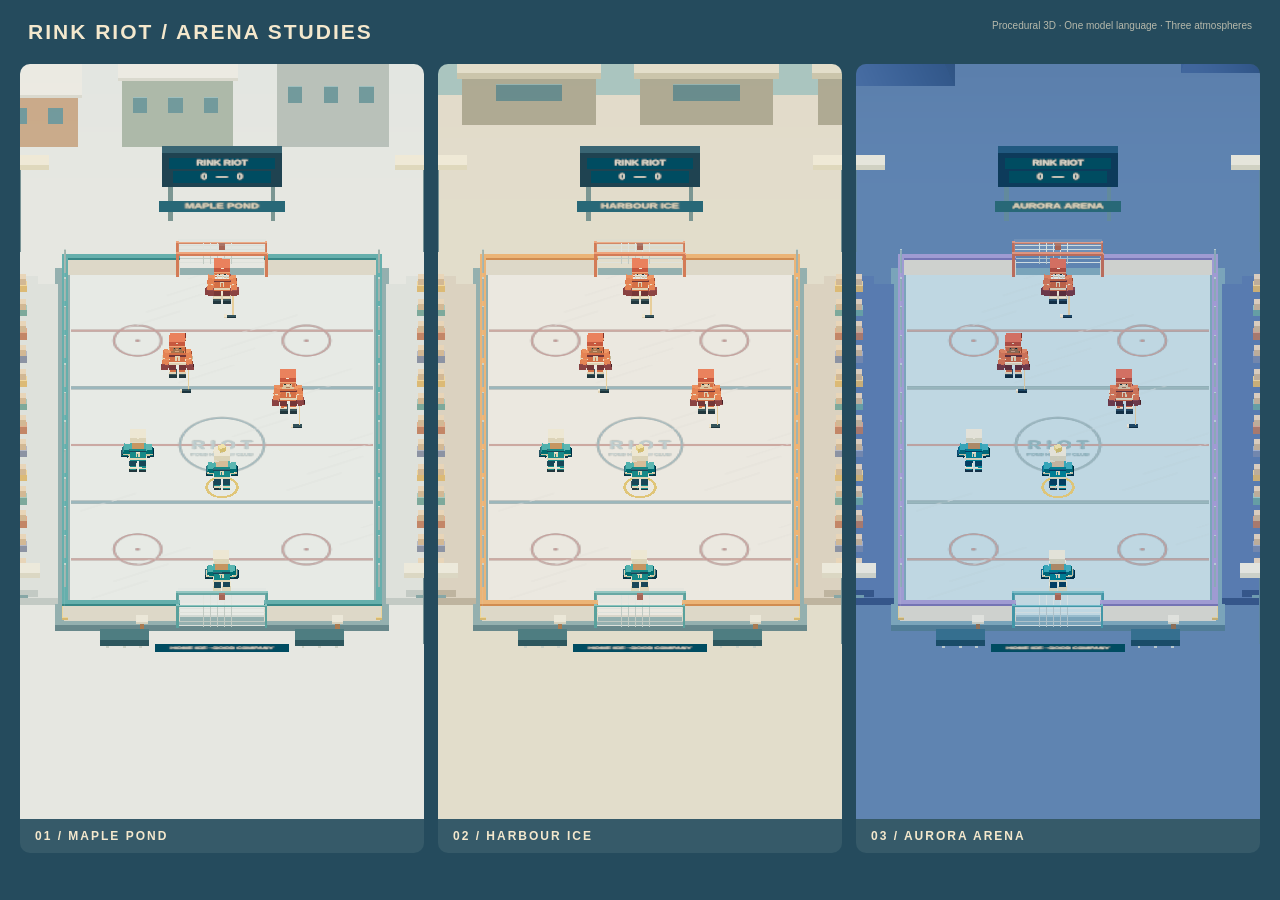
<file: artbook.html>
<!DOCTYPE html><html lang="en"><meta charset="utf-8"><meta name="viewport" content="width=device-width,initial-scale=1"><title>RINK RIOT — Arena Artbook</title><style>*{box-sizing:border-box}body{margin:0;background:#254b5d;color:#f4e8cd;font:14px Arial}header{padding:20px 28px;display:flex;justify-content:space-between}h1{font-size:21px;margin:0;letter-spacing:2px}.row{display:grid;grid-template-columns:repeat(3,1fr);gap:14px;padding:0 20px 20px}section{background:#365a69;border-radius:10px;overflow:hidden}canvas{width:100%;height:calc(100vh - 145px);display:block}h2{font-size:12px;letter-spacing:2px;padding:0 15px}small{font-size:10px;opacity:.7}@media(max-width:700px){.row{grid-template-columns:1fr}canvas{height:580px}}</style><header><h1>RINK RIOT / ARENA STUDIES</h1><small>Procedural 3D · One model language · Three atmospheres</small></header><div class="row"><section><canvas id="a"></canvas><h2>01 / MAPLE POND</h2></section><section><canvas id="b"></canvas><h2>02 / HARBOUR ICE</h2></section><section><canvas id="c"></canvas><h2>03 / AURORA ARENA</h2></section></div><script src="vendor/three.min.js"></script><script type="module">import{makeRun,profile}from'./core.mjs';import{RinkView}from'./view.mjs';let p=profile(),rows=[0,2,4].map((i,n)=>{let s=makeRun(i,p);s.phase='ready';return{view:new RinkView(document.querySelector('#'+'abc'[n]),true),s}});let last=0;function f(t){if(t-last>40){for(let r of rows)r.view.render(r.s,Math.min(.1,(t-last)/1000),p);last=t}requestAnimationFrame(f)}requestAnimationFrame(f);addEventListener('resize',()=>rows.forEach(r=>r.view.resize()));</script></html>
</file>
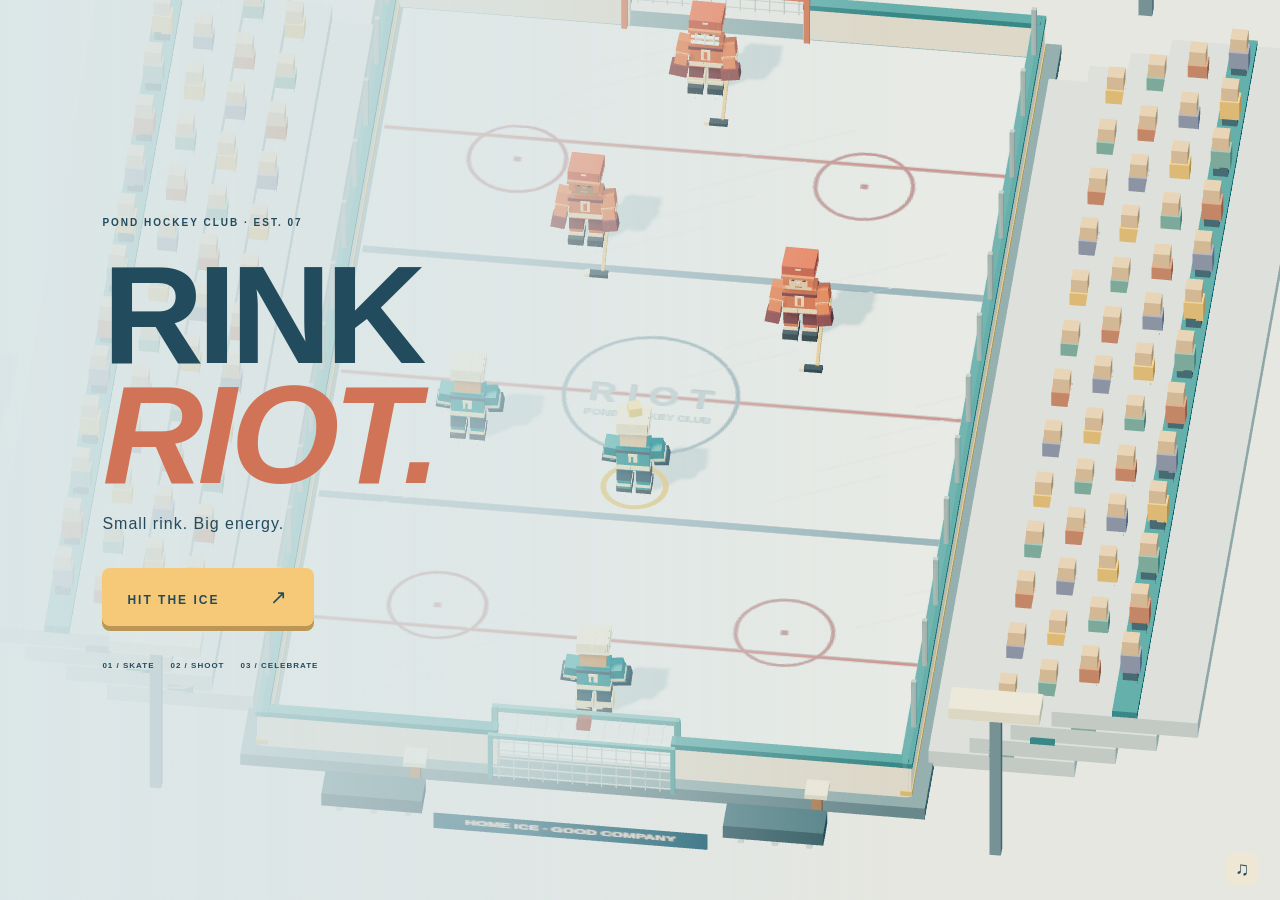
<file: index-source.html>
<!DOCTYPE html><html lang="en"><head><meta charset="utf-8"><meta name="viewport" content="width=device-width,initial-scale=1,maximum-scale=1,viewport-fit=cover"><meta name="theme-color" content="#244e63"><title>RINK RIOT — Small Rink. Big Energy.</title><link rel="icon" href="data:image/svg+xml,%3Csvg xmlns='http://www.w3.org/2000/svg' viewBox='0 0 48 48'%3E%3Crect width='48' height='48' rx='12' fill='%23234d62'/%3E%3Cpath d='M14 8v29h21v-8H22V8' fill='%23f4cc75'/%3E%3C/svg%3E"><link rel="stylesheet" href="style.css"></head><body>
<main id="app"><canvas id="world" role="img" aria-label="3D hockey rink"></canvas>
<header id="header"><button id="menu" class="icon" aria-label="Open season and equipment">☰</button><div id="broadcast"><div class="eyebrow" id="location">MAPLE POND · GAME 01</div><div class="scoreboard"><span class="team home">RIOT</span><b id="ours">0</b><span class="clock" id="clock">1:30</span><b id="theirs">0</b><span class="team away">MITTENS</span></div><div class="target" id="target">FIRST TO 2</div></div><button id="pause" class="icon" aria-label="Pause game">Ⅱ</button></header>
<div id="hint">SLIDE TO SKATE · HOLD TO SHOOT</div><div id="event"><b></b><small></small></div><div id="toast" role="status"></div>
<section id="welcome"><div class="welcome-inner"><div class="eyebrow">POND HOCKEY CLUB · EST. 07</div><h1>RINK<br><em>RIOT.</em></h1><p>Small rink. Big energy.</p><button id="start" class="primary">HIT THE ICE <span>↗</span></button><div class="welcome-tip"><span>01 / SKATE</span><span>02 / SHOOT</span><span>03 / CELEBRATE</span></div></div></section>
<section id="cinematic" hidden><div><small id="introClub">MAPLE MITTENS</small><h2>THIS IS<br>YOUR ICE.</h2><button id="skip">LET’S PLAY ›</button></div></section>
<section id="controls" hidden><div id="joy" role="group" aria-label="Drag to skate"><span id="joyKnob"></span><small>SKATE</small></div><div id="possession"><i></i><span id="puckLabel">YOUR PUCK</span></div><div id="actionWrap"><div class="charge"><i id="chargeFill"></i></div><button id="action" aria-label="Hold to charge a shot, release to shoot"><svg viewBox="0 0 48 48"><path d="M14 7v29c0 3 2 5 5 5h19v-9H23V7" fill="none" stroke="currentColor" stroke-width="4"/><ellipse cx="35" cy="19" rx="8" ry="4" fill="currentColor"/></svg><b id="actionLabel">SHOOT</b><small id="actionTip">HOLD + RELEASE</small></button></div></section>
<div id="corner"><b>RINK RIOT</b><span id="gearHint">POND HOCKEY CLUB</span></div><button id="sound" aria-label="Toggle sound">♫</button>
<dialog id="modal"><div id="modalBody"></div></dialog>
<div id="fallback" hidden><h2>LET’S GET THE ICE READY.</h2><p>This game needs WebGL. Try a browser with hardware acceleration enabled.</p><button onclick="location.reload()">TRY AGAIN</button></div>
<audio id="soundtrack" src="music/race-bgm.mp3" loop preload="none" hidden></audio>
</main><script src="vendor/three.min.js"></script><script type="module" src="app.mjs"></script></body></html>
</file>
<file: style.css>
:root{--ink:#234b5e;--cream:#fff1d5;--gold:#f5c977;--teal:#4b9295;--coral:#d97961;font-family:Arial,Helvetica,sans-serif;color:var(--ink);font-synthesis:none}*{box-sizing:border-box}html,body{margin:0;width:100%;height:100%;overflow:hidden;background:#b6d2db}button{font:inherit;color:inherit;cursor:pointer;border:0;touch-action:manipulation;-webkit-tap-highlight-color:transparent}button:focus-visible{outline:3px solid #f6b34f;outline-offset:4px}button:active{transform:translateY(2px)}[hidden]{display:none!important}#app{width:100%;height:100%;height:100dvh;position:relative;overflow:hidden;user-select:none;touch-action:none}#world{width:100%;height:100%;display:block;touch-action:none}#header{position:absolute;top:calc(18px + env(safe-area-inset-top));left:22px;right:22px;display:flex;justify-content:space-between;align-items:flex-start;gap:12px;pointer-events:none}.icon{background:var(--ink);color:var(--cream);border-radius:12px;width:44px;height:44px;box-shadow:0 4px 0 #17384733;pointer-events:auto;font-size:20px}#broadcast{width:410px;text-align:center}.eyebrow{text-transform:uppercase;font-size:10px;font-weight:800;letter-spacing:2px;line-height:1.5}.scoreboard{display:flex;align-items:center;justify-content:center;gap:14px;background:var(--cream);border-radius:8px;box-shadow:0 5px 0 #34525d25;padding:10px 16px;margin-top:6px}.scoreboard b{font-size:36px;line-height:1;font-weight:900;min-width:25px}.scoreboard .team{font-size:10px;font-weight:900;letter-spacing:1px;width:65px;white-space:nowrap;overflow:hidden}.home{color:#387e84}.away{color:#b65d4d}.clock{font-size:16px;letter-spacing:2px;background:var(--ink);color:var(--cream);padding:10px;border-radius:4px;font-variant-numeric:tabular-nums}.target{display:inline-block;background:var(--ink);color:var(--cream);padding:5px 13px;border-radius:0 0 5px 5px;font-size:9px;font-weight:800;letter-spacing:2px}#hint{position:absolute;top:calc(143px + env(safe-area-inset-top));width:100%;text-align:center;font-size:10px;font-weight:900;letter-spacing:1.5px;text-shadow:0 1px 3px #fff}#event{position:absolute;left:50%;top:31%;transform:translate(-50%,-50%) rotate(-3deg);text-align:center;width:90%;opacity:0;pointer-events:none;transition:opacity .15s}#event b{display:block;font-size:clamp(42px,8vw,90px);font-weight:1000;font-style:italic;letter-spacing:-4px;color:var(--cream);-webkit-text-stroke:1px var(--ink);text-shadow:5px 5px 0 var(--ink)}#event small{display:inline-block;font-size:11px;letter-spacing:3px;font-weight:800;background:var(--ink);color:var(--cream);padding:8px 14px;margin-top:8px;border-radius:4px}#toast{position:absolute;bottom:calc(190px + env(safe-area-inset-bottom));left:50%;transform:translateX(-50%);width:max-content;max-width:87%;text-align:center;background:var(--ink);color:var(--cream);font-size:11px;font-weight:800;letter-spacing:1px;padding:10px 15px;border-radius:7px;opacity:0;pointer-events:none;transition:opacity .2s}#welcome{position:absolute;inset:0;display:flex;align-items:center;padding-left:8vw;background:linear-gradient(90deg,#dae6e8e8 0%,#dae6e8a0 40%,transparent 70%)}.welcome-inner{margin-top:-15px}h1{font-size:clamp(72px,11vw,140px);font-weight:1000;letter-spacing:-6px;line-height:.86;margin:25px 0 20px}h1 em{color:#d07357;font-style:italic}#welcome p{font-size:16px;letter-spacing:1px;margin-bottom:35px}.primary{background:var(--gold);box-shadow:0 5px 0 #bc9656;padding:17px 25px;border-radius:8px;font-size:12px;letter-spacing:2px;font-weight:900}.primary span{margin-left:45px;font-size:20px}.welcome-tip{display:flex;gap:16px;font-size:8px;letter-spacing:1px;font-weight:800;margin-top:35px}#cinematic{position:absolute;inset:0;display:flex;align-items:center;justify-content:center;background:#183b4d22;text-align:center;color:var(--cream);text-shadow:2px 2px 0 #234b5e55}#cinematic small{font-size:12px;font-weight:900;letter-spacing:4px}#cinematic h2{font-size:60px;line-height:.95;letter-spacing:-3px;font-style:italic;margin:15px}#skip{background:var(--cream);padding:12px 22px;border-radius:8px;font-size:11px;font-weight:900;letter-spacing:1px}#controls{position:absolute;bottom:calc(40px + env(safe-area-inset-bottom));left:max(7vw,24px);right:max(7vw,24px);display:flex;justify-content:space-between;align-items:center;pointer-events:none}#joy{width:126px;height:126px;border-radius:50%;border:2px solid #fff0cfaa;background:#234b5e40;box-shadow:inset 0 0 0 13px #fff1d51c,0 3px 0 #234b5e22;position:relative;touch-action:none;pointer-events:auto}#joy:before,#joy:after{content:'';position:absolute;left:50%;top:50%;width:90px;height:1px;background:#f6e9c761;transform:translate(-50%,-50%)}#joy:after{transform:translate(-50%,-50%) rotate(90deg)}#joyKnob{display:block;position:absolute;left:39px;top:39px;width:44px;height:44px;border-radius:50%;background:var(--cream);box-shadow:0 4px 0 #173c4c33;z-index:1}#joy small{position:absolute;bottom:-23px;left:0;width:100%;text-align:center;font-size:9px;letter-spacing:2px;font-weight:900}#actionWrap{width:116px;pointer-events:auto}#action{width:116px;height:116px;border-radius:50%;background:var(--gold);box-shadow:0 6px 0 #af8c57,0 0 0 6px #fff0cc66;display:flex;align-items:center;justify-content:center;flex-direction:column;touch-action:none}#action svg{height:40px;width:40px;margin-top:-6px}#action b{font-size:14px;letter-spacing:1px}#action small{font-size:7px;letter-spacing:.7px;margin-top:3px;font-weight:800}.charge{width:80px;height:6px;border-radius:4px;background:#234b5e40;margin:0 auto 13px;overflow:hidden}.charge i{display:block;height:100%;background:var(--gold);width:0;transition:width .04s}#action.check{background:#d8e8e3}#action.charged{background:#fff0c3;box-shadow:0 6px 0 #af8c57,0 0 0 8px #fff0cc99}#action:disabled{opacity:.65}#possession{position:absolute;left:50%;bottom:7px;transform:translateX(-50%);display:flex;gap:6px;align-items:center;font-size:8px;letter-spacing:1px;font-weight:900;text-align:center;white-space:nowrap}#possession i{width:9px;height:9px;background:var(--teal);border-radius:50%}#corner{position:absolute;bottom:calc(18px + env(safe-area-inset-bottom));left:24px;display:flex;gap:12px;font-size:9px;letter-spacing:1px;align-items:center}#corner b{font-weight:900}#corner span{font-size:8px;opacity:.7}#sound{position:absolute;bottom:calc(15px + env(safe-area-inset-bottom));right:22px;width:32px;height:32px;border-radius:8px;background:#f5e6c788;font-size:19px}dialog{border:0;border-radius:15px;background:var(--cream);color:var(--ink);padding:28px;max-width:510px;width:calc(100% - 30px);max-height:85dvh;overflow:auto;box-shadow:0 15px 0 #173b4b30}dialog::backdrop{background:#163d50a6;backdrop-filter:blur(4px)}dialog h2{font-size:38px;line-height:1.02;letter-spacing:-1.5px;margin:15px 0;font-weight:1000;font-style:italic}dialog p{font-size:12px;line-height:1.7;max-width:405px}dialog button{border-radius:7px;background:#d7dfcd;padding:13px 16px;font-size:10px;font-weight:900;letter-spacing:1px}dialog .primary{background:var(--gold);box-shadow:none}.actions{display:flex;flex-wrap:wrap;gap:8px;margin-top:20px}.actions button{flex:1;min-width:120px}.result-score{display:flex;gap:20px;align-items:center;margin:20px 0;font-size:54px;font-weight:1000}.result-score small{font-size:14px;color:#718c8f}.medals{color:#c6903e;font-size:31px;letter-spacing:6px}.receipt{display:flex;background:#e4e4ce;border-radius:7px;padding:15px 10px;justify-content:space-around;text-align:center}.receipt b{display:block;font-size:24px}.receipt small{font-size:8px;font-weight:800;letter-spacing:1px}.games{display:grid;grid-template-columns:1fr 1fr;gap:8px}.games button{text-align:left;line-height:1.6;padding:12px}.games small{font-size:8px;opacity:.75;display:block}.games b{font-size:11px}.games i{display:block;color:#b58439;font-style:normal;letter-spacing:3px}button:disabled{cursor:default;opacity:.48}.equipment{display:flex;flex-direction:column;gap:8px;margin-top:12px}.equipment button{display:flex;align-items:center;gap:12px;text-align:left}.equipment svg{width:38px;height:38px}.equipment b{font-size:12px;display:block}.equipment small{font-size:9px;font-weight:400;letter-spacing:0;display:block;margin-top:3px}.equipment .price{margin-left:auto;white-space:nowrap}.tokens{float:right;font-size:12px;letter-spacing:1px;font-weight:900}.note{font-size:10px!important;opacity:.8}#fallback{position:absolute;inset:0;display:flex;justify-content:center;align-items:center;flex-direction:column;text-align:center;background:#c8dedc;padding:30px}#fallback button{padding:15px 25px;border-radius:8px;background:var(--gold)}
@media(max-width:600px){#header{left:12px;right:12px;top:calc(12px + env(safe-area-inset-top));gap:8px}.icon{width:36px;height:36px;font-size:17px;border-radius:10px;flex:none}#broadcast{width:calc(100% - 88px)}#broadcast .eyebrow{font-size:7px;letter-spacing:1px}.scoreboard{gap:8px;padding:10px 8px;margin-top:5px}.scoreboard b{font-size:29px;min-width:20px}.scoreboard .team{font-size:7px;letter-spacing:.4px;width:44px}.clock{font-size:13px;letter-spacing:1px;padding:9px 7px}.target{font-size:8px;letter-spacing:1px;padding:5px 10px}#hint{top:calc(178px + env(safe-area-inset-top));font-size:8px;letter-spacing:1px}#welcome{padding:0;align-items:flex-start;background:linear-gradient(180deg,#c8dedcf0 0%,#c8dedcaa 44%,transparent 70%)}.welcome-inner{margin:calc(65px + env(safe-area-inset-top)) 0 0 28px}h1{font-size:90px;margin:18px 0 15px;letter-spacing:-5px}#welcome p{font-size:12px;margin-bottom:25px}.welcome-tip{font-size:6px;gap:12px;margin-top:25px}#controls{left:24px;right:24px;bottom:calc(51px + env(safe-area-inset-bottom))}#joy{width:108px;height:108px}#joyKnob{left:30px;top:30px}#joy:before,#joy:after{width:78px}#actionWrap,#action{width:100px}#action{height:100px}#action svg{height:33px;width:33px}#action b{font-size:12px}#action small{font-size:6px}#possession{bottom:5px;font-size:7px;letter-spacing:0;max-width:75px;white-space:normal;line-height:1.5}#corner{left:18px;bottom:calc(16px + env(safe-area-inset-bottom));font-size:8px}#corner span{font-size:6px}#toast{bottom:calc(195px + env(safe-area-inset-bottom));font-size:9px}#event b{letter-spacing:-2px}#event small{font-size:8px;letter-spacing:2px}dialog{padding:23px}dialog h2{font-size:32px}}
@media(max-height:550px) and (min-width:600px){#header{top:8px}.scoreboard{padding:6px 13px}.scoreboard b{font-size:25px}.clock{padding:6px;font-size:12px}#hint{top:105px;font-size:8px}#controls{bottom:32px;left:25px;right:25px}#joy{width:96px;height:96px}#joyKnob{left:24px;top:24px}#actionWrap,#action{width:88px}#action{height:88px}#action svg{height:26px;width:26px}#action small{font-size:6px}#corner{bottom:9px}#welcome h1{font-size:75px;margin:12px 0}#welcome p{margin:12px 0}#welcome .welcome-tip{margin-top:18px}}
</file>
